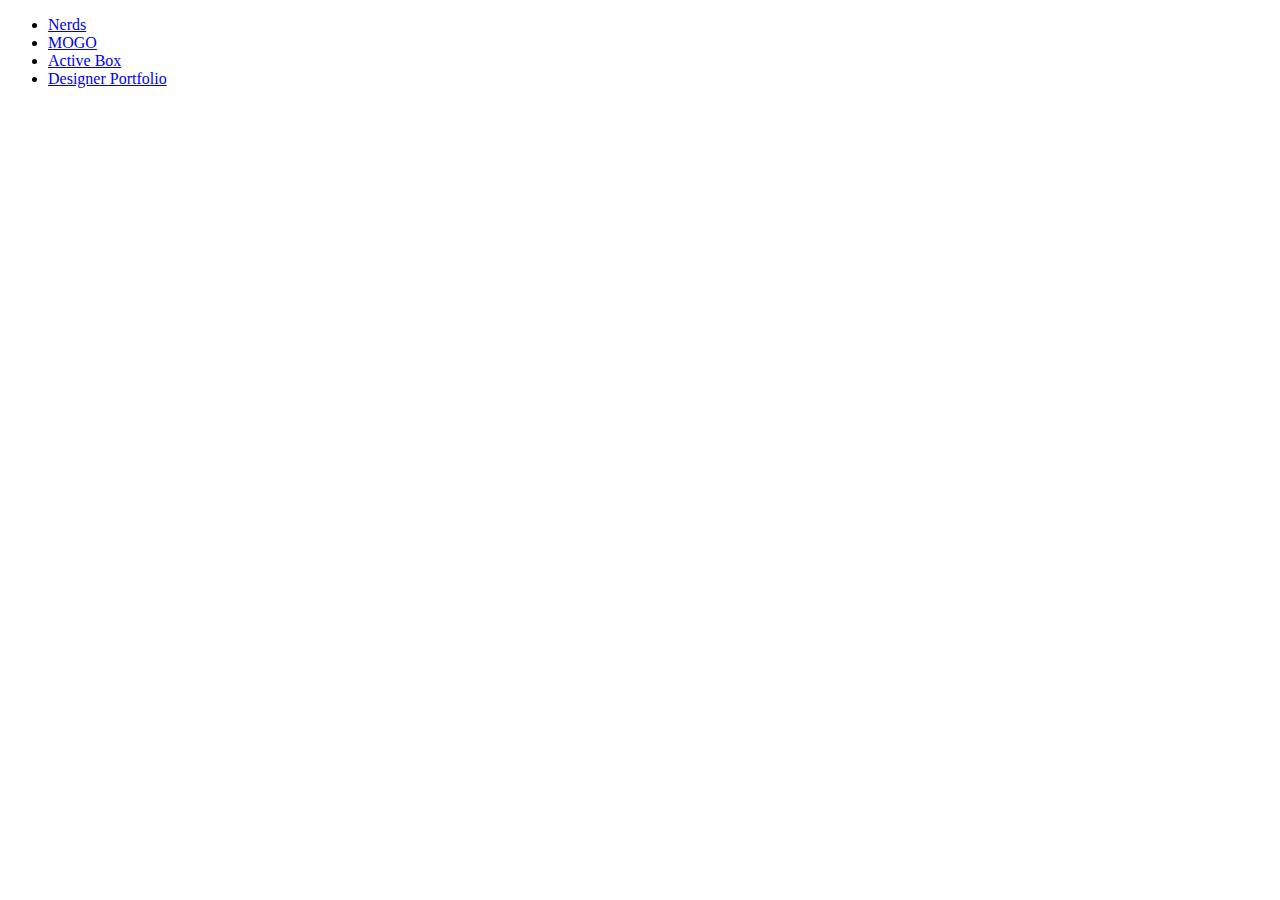
<file: index.html>
<!DOCTYPE html>
<html lang="en">
  <head>
    <meta charset="UTF-8" />
    <meta name="viewport" content="width=device-width, initial-scale=1.0" />
    <title>Projects</title>
  </head>
  <body>
    <main>
      <ul>
        <li>
          <a href="./projects/nerds/index.html">Nerds</a>
        </li>
        <li>
          <a href="./projects/mogo/index.html">MOGO</a>
        </li>
        <li>
          <a href="./projects/active-box/index.html">Active Box</a>
        </li>
        <li>
          <a href="./projects/designer-portfolio/index.html"
            >Designer Portfolio</a
          >
        </li>
      </ul>
    </main>
  </body>
</html>
</file>
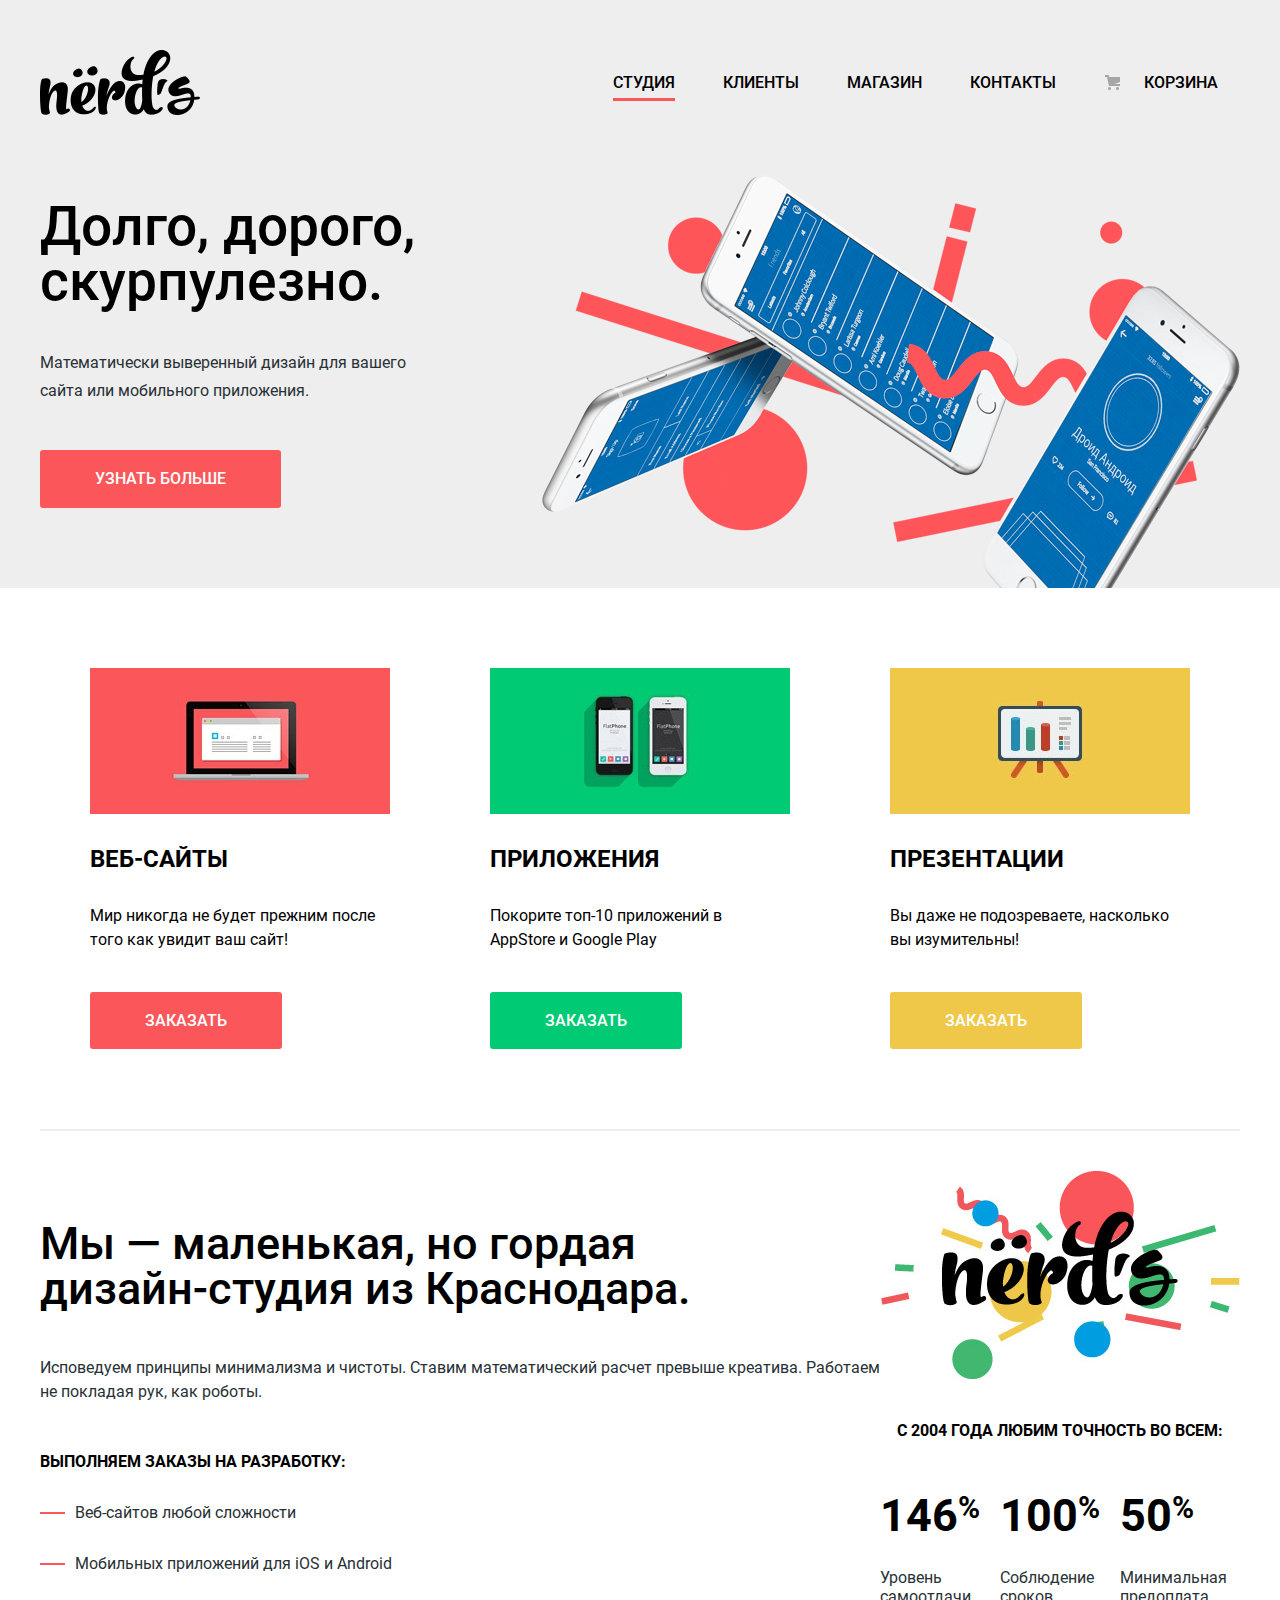
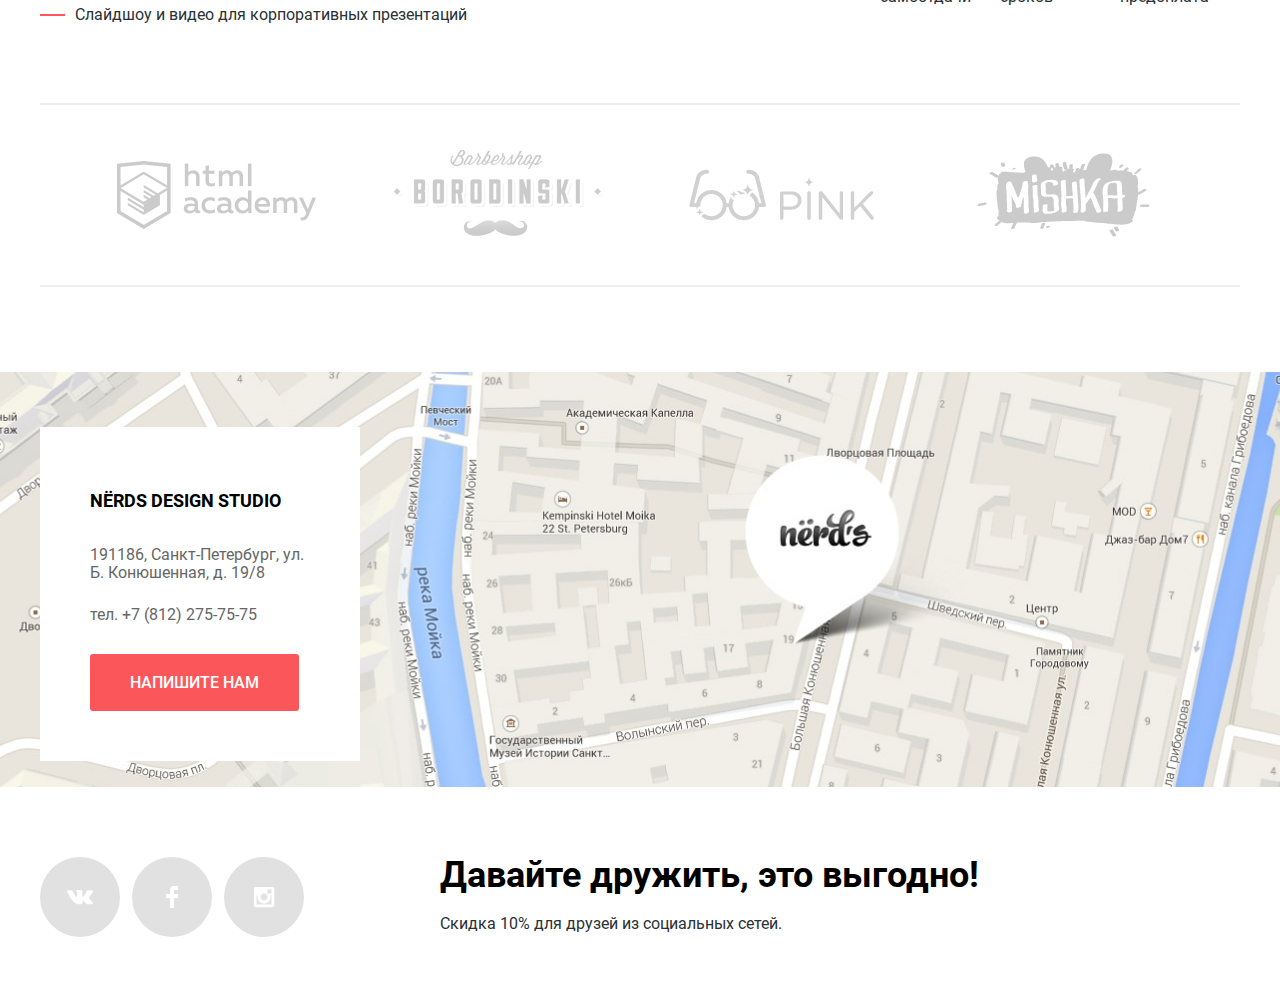
<file: projects/nerds/index.html>
<!DOCTYPE html>
<html lang="ru">
  <head>
    <meta charset="UTF-8" />
    <link rel="stylesheet" href="assets/css/style.min.css" />

    <!-- Useful meta tags -->
    <meta http-equiv="x-ua-compatible" content="ie=edge" />
    <meta
      name="viewport"
      content="width=device-width, initial-scale=1, shrink-to-fit=no"
    />
    <meta name="robots" content="index, follow" />
    <meta name="google" content="notranslate" />
    <meta name="format-detection" content="telephone=no" />
    <meta name="description" content="" />

    <title>Nerds</title>
  </head>
  <body>
    <header class="header">
      <div class="container">
        <div class="header__inner">
          <a href="index.html" class="header__logo">
            <img
              src="assets/images/header-logo.png"
              alt="Neards logo"
              class="header__img"
            />
          </a>
          <nav class="nav">
            <a href="index.html" class="nav__link nav__link--active">Студия</a>
            <a href="#" class="nav__link">Клиенты</a>
            <a href="shop.html" class="nav__link">Магазин</a>
            <a href="#" class="nav__link">Контакты</a>
            <a href="#" class="nav__link nav__link--cart"> Корзина </a>
          </nav>
          <button class="burger" type="button" id="navToggle">
            <span>Открыть навигацию</span>
          </button>
        </div>
      </div>
    </header>

    <!-- Intro -->
    <div class="intro">
      <div class="container">
        <div class="intro__inner">
          <div class="intro__content">
            <h1 class="intro__title">Долго, дорого, скурпулезно.</h1>
            <p class="intro__text">
              Математически выверенный дизайн для вашего сайта или мобильного
              приложения.
            </p>
            <a href="#" class="btn">Узнать больше</a>
          </div>
          <img src="./assets/images/intro-img1.png" alt="" class="intro__img" />
        </div>
      </div>
    </div>

    <!-- Services -->
    <div class="services">
      <div class="container">
        <div class="services__inner">
          <div class="services__item">
            <div class="services__img">
              <img src="assets/images/illustration-1.jpg" alt="" />
            </div>
            <h3 class="services__title">Веб-сайты</h3>
            <div class="services__text">
              Мир никогда не будет прежним после того как увидит ваш сайт!
            </div>
            <a href="#" class="btn">Заказать</a>
          </div>
          <div class="services__item">
            <div class="services__img">
              <img src="assets/images/illustration-2.jpg" alt="" />
            </div>
            <h3 class="services__title">Приложения</h3>
            <div class="services__text">
              Покорите топ-10 приложений в AppStore и Google Play
            </div>
            <a href="#" class="btn btn--green">Заказать</a>
          </div>
          <div class="services__item">
            <div class="services__img">
              <img src="assets/images/illustration-3.jpg" alt="" />
            </div>
            <h3 class="services__title">Презентации</h3>
            <div class="services__text">
              Вы даже не подозреваете, насколько вы изумительны!
            </div>
            <a href="#" class="btn btn--yellow">Заказать</a>
          </div>
        </div>
      </div>
    </div>

    <!-- Studio -->
    <div class="studio">
      <div class="container">
        <div class="studio__inner">
          <div class="studio__content">
            <h2 class="studio__title">
              Мы — маленькая, но гордая дизайн-студия из Краснодара.
            </h2>
            <div class="studio__subtitle">
              Исповедуем принципы минимализма и чистоты. Ставим математический
              расчет превыше креатива. Работаем не покладая рук, как роботы.
            </div>
            <h3 class="studio__list-title">Выполняем заказы на разработку:</h3>
            <ul class="studio__list">
              <li class="studio__list-item">Веб-сайтов любой сложности</li>
              <li class="studio__list-item">
                Мобильных приложений для iOS и Android
              </li>
              <li class="studio__list-item">
                Слайдшоу и видео для корпоративных презентаций
              </li>
            </ul>
          </div>
          <div class="studio__info">
            <div class="studio__img">
              <img src="assets/images/studio-img.png" alt="" />
            </div>
            <h3 class="studio__info-title">
              с 2004 года Любим точность во всем:
            </h3>
            <div class="studio__numbers">
              <div class="studio__numbers-item">
                <div class="studio__number">146<span>%</span></div>
                <div class="studio__numbers-text">Уровень самоотдачи</div>
              </div>
              <div class="studio__numbers-item">
                <div class="studio__number">100<span>%</span></div>
                <div class="studio__numbers-text">Соблюдение сроков</div>
              </div>
              <div class="studio__numbers-item">
                <div class="studio__number">50<span>%</span></div>
                <div class="studio__numbers-text">Минимальная предоплата</div>
              </div>
            </div>
          </div>
        </div>
      </div>
    </div>
    <div class="logos">
      <div class="container">
        <div class="logos__inner">
          <a href="#" class="logos__item">
            <img src="assets/images/logo-1.png.png" alt="" />
          </a>
          <a href="#" class="logos__item">
            <img src="assets/images/logo-2.png.png" alt="" />
          </a>
          <a href="#" class="logos__item">
            <img src="assets/images/logo-3.png.png" alt="" />
          </a>
          <a href="#" class="logos__item">
            <img src="assets/images/logo-4.png.png" alt="" />
          </a>
        </div>
      </div>
    </div>

    <div class="contacts">
      <div class="container">
        <div class="contacts__inner">
          <div class="contacts__content">
            <h3 class="contacts__title">NЁRDS DESIGN STUDIO</h3>
            <address class="contacts__address">
              <p>191186, Санкт-Петербург, ул. Б. Конюшенная, д. 19/8</p>
              <p class="contacts__phone">тел. +7 (812) 275-75-75</p>
            </address>
            <a href="#" class="btn btn--address">Напишите нам</a>
          </div>
        </div>
      </div>
    </div>
    <footer class="footer">
      <div class="container">
        <div class="footer__inner">
          <div class="footer__social">
            <div class="social">
              <a href="#" class="social__item" target="_blank">
                <img
                  class="social__icon"
                  src="assets/images/icons/vk-icon.svg"
                  alt="vk"
                />
              </a>
              <a href="#" class="social__item" target="_blank">
                <img
                  class="social__icon"
                  src="assets/images/icons/fb-icon.svg"
                  alt="facebook"
                />
              </a>
              <a href="#" class="social__item" target="_blank">
                <img
                  class="social__icon"
                  src="assets/images/icons/insta-icon.svg"
                  alt="instagram"
                />
              </a>
            </div>
          </div>
          <div class="footer__content">
            <h2 class="footer__title">Давайте дружить, это выгодно!</h2>
            <div class="footer__subtitle">
              Скидка 10% для друзей из социальных сетей.
            </div>
          </div>
        </div>
      </div>
    </footer>

    <script src="assets/js/app.js"></script>
  </body>
</html>
</file>
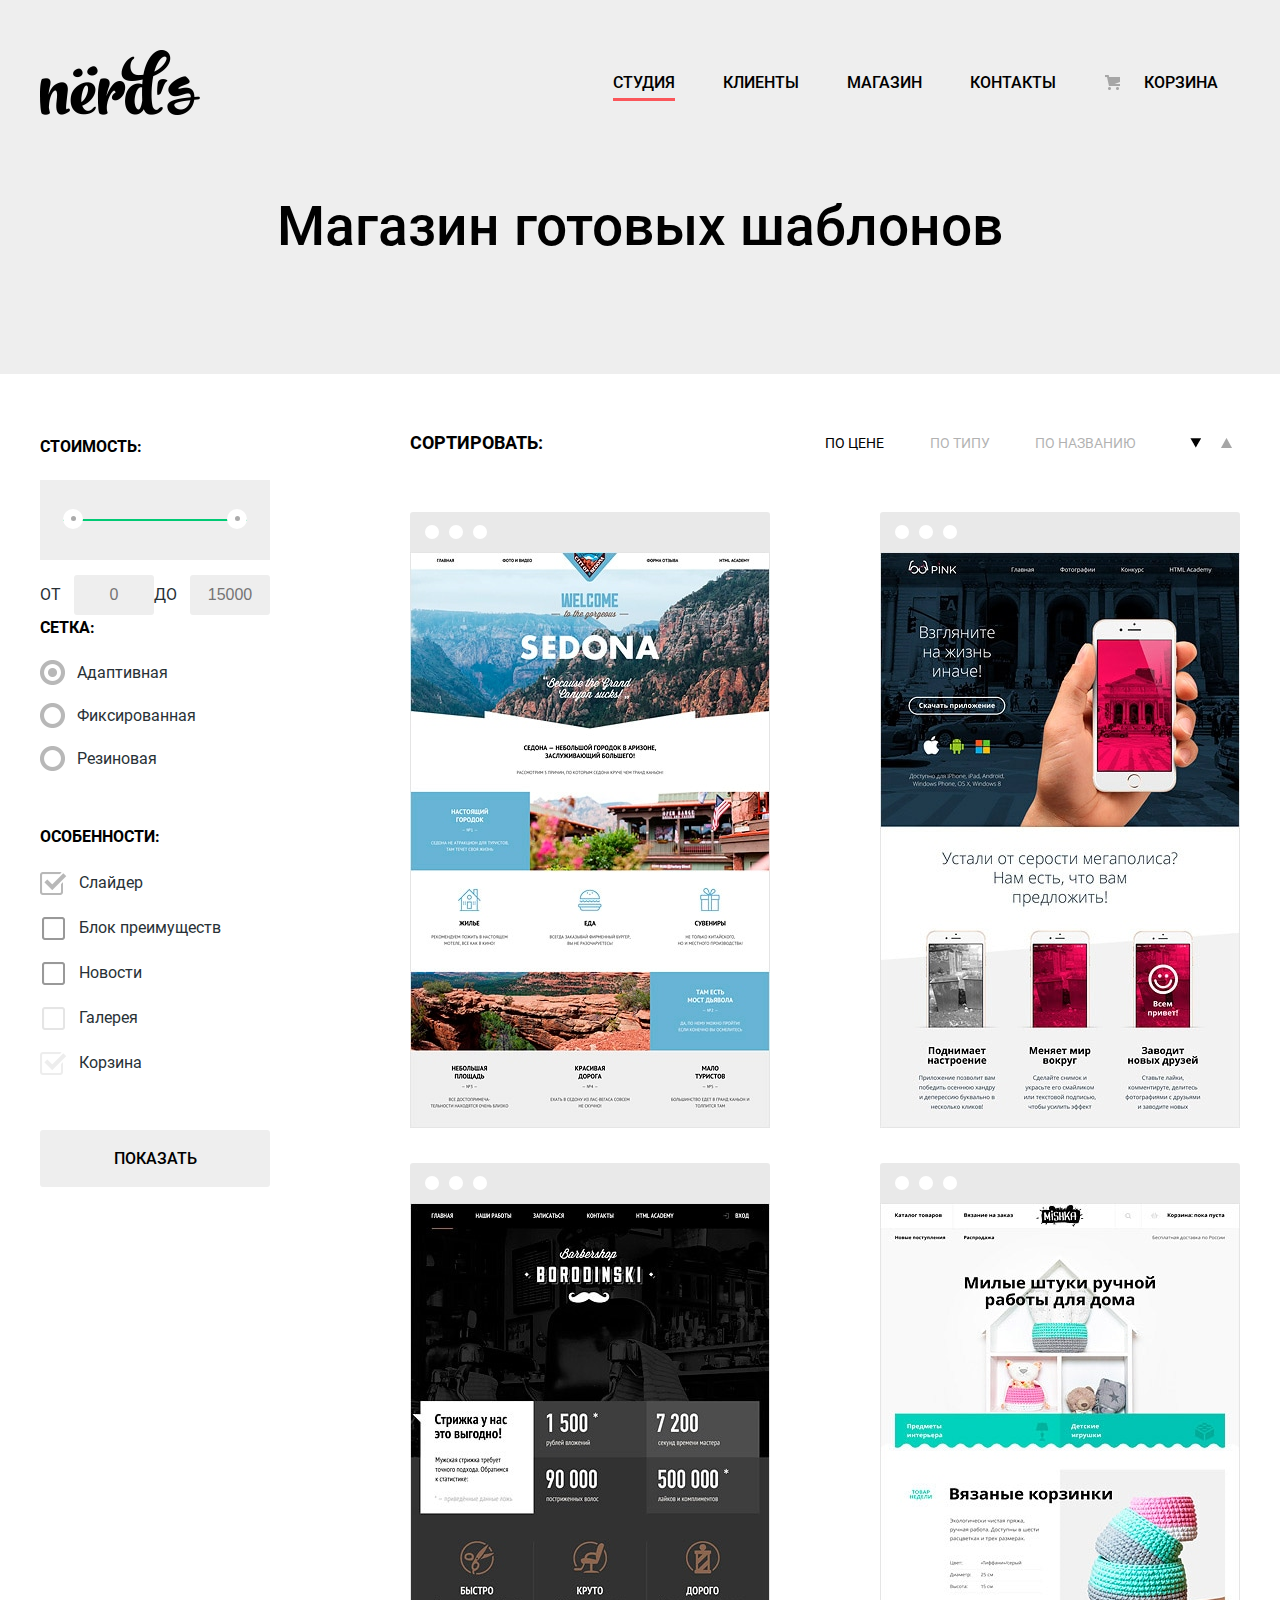
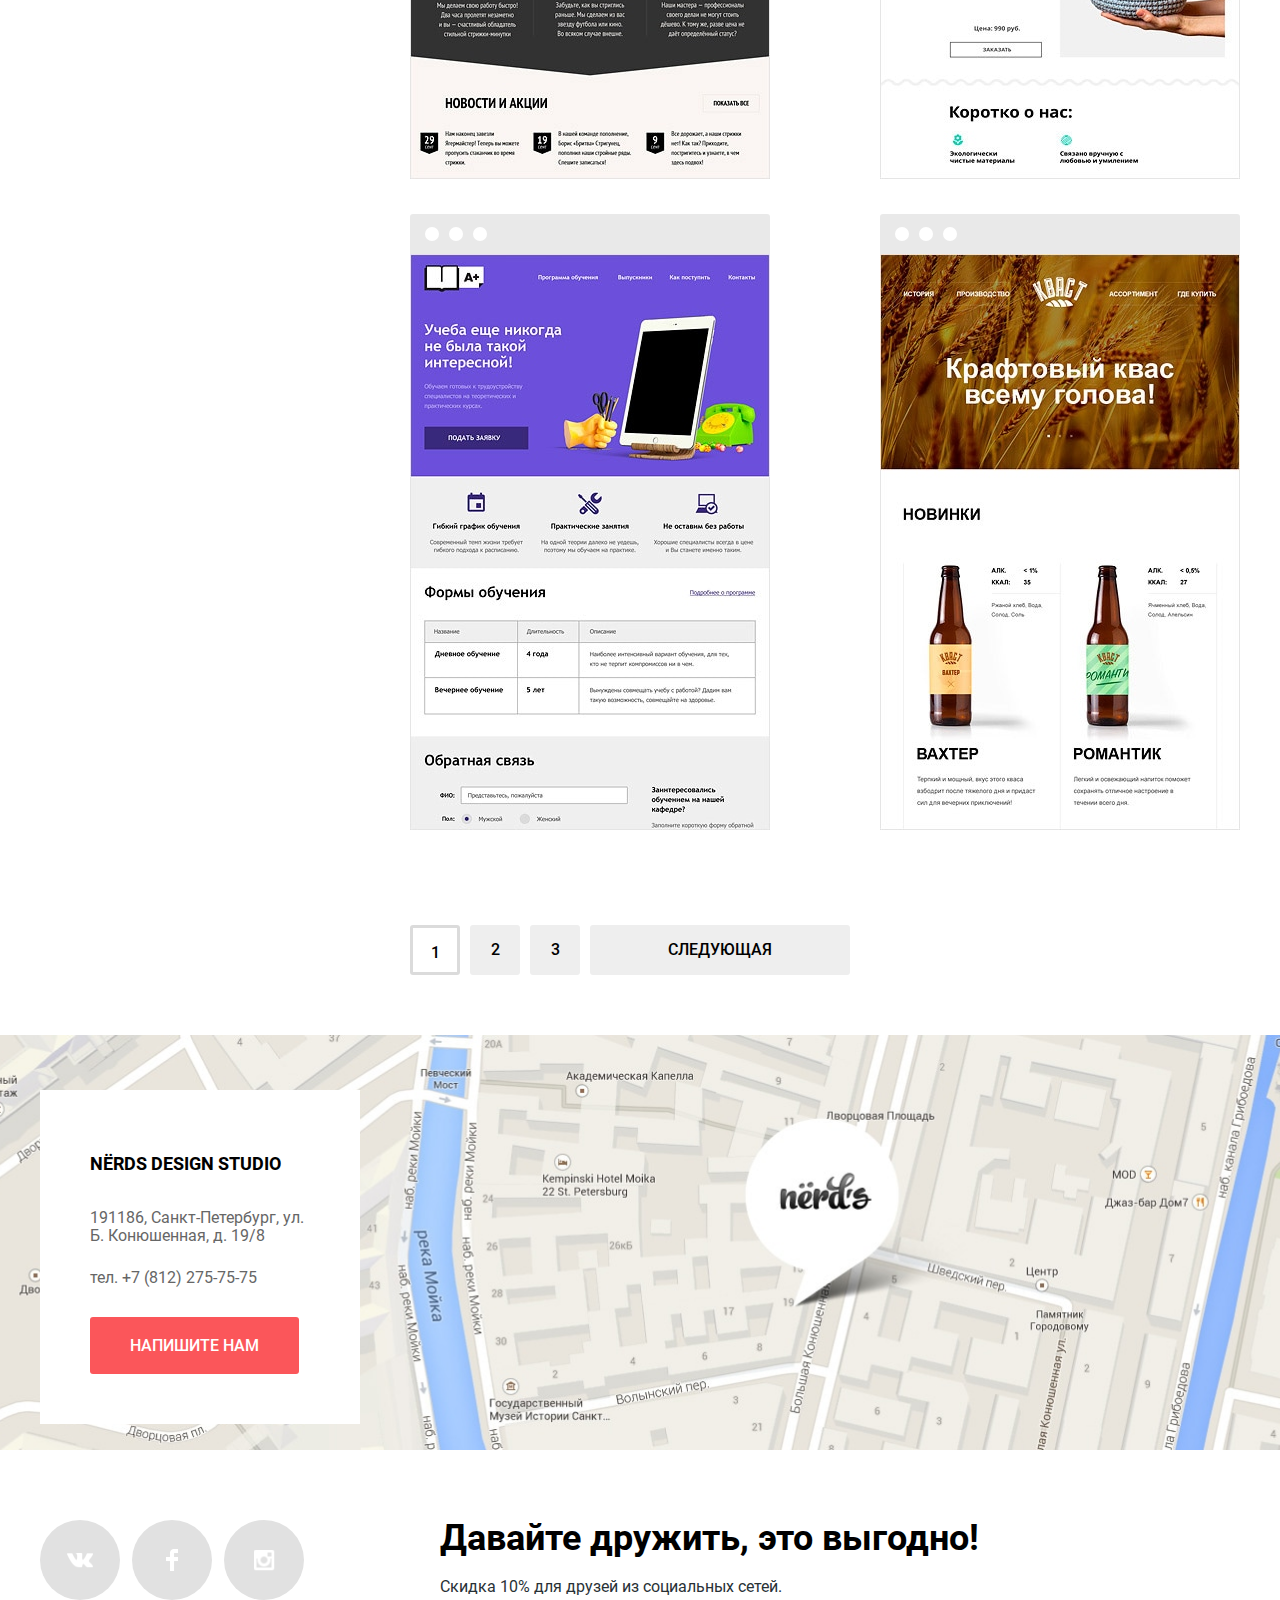
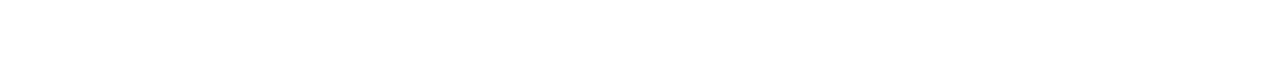
<file: projects/nerds/shop.html>
<!DOCTYPE html>
<html lang="ru">
  <head>
    <meta charset="UTF-8" />
    <link rel="stylesheet" href="assets/css/style.min.css" />

    <!-- Useful meta tags -->
    <meta http-equiv="x-ua-compatible" content="ie=edge" />
    <meta
      name="viewport"
      content="width=device-width, initial-scale=1, shrink-to-fit=no"
    />
    <meta name="robots" content="index, follow" />
    <meta name="google" content="notranslate" />
    <meta name="format-detection" content="telephone=no" />
    <meta name="description" content="" />

    <title>Shop</title>
  </head>
  <body>
    <header class="header">
      <div class="container">
        <div class="header__inner">
          <a href="index.html" class="header__logo">
            <img
              src="assets/images/header-logo.png"
              alt="Neards logo"
              class="header__img"
            />
          </a>
          <nav class="nav">
            <a href="index.html" class="nav__link nav__link--active">Студия</a>
            <a href="#" class="nav__link">Клиенты</a>
            <a href="shop.html" class="nav__link">Магазин</a>
            <a href="#" class="nav__link">Контакты</a>
            <a href="#" class="nav__link nav__link--cart"> Корзина </a>
          </nav>
          <button class="burger" type="button" id="navToggle">
            <span>Открыть навигацию</span>
          </button>
        </div>
      </div>
    </header>

    <div class="intro intro--shop">
      <div class="container">
        <div class="intro__inner">
          <h1 class="intro__title intro__title--shop">
            Магазин готовых шаблонов
          </h1>
        </div>
      </div>
    </div>
    <div class="shop">
      <div class="container">
        <div class="shop__inner">
          <aside class="sidebar">
            <div class="sidebar__price">
              <h3 class="sidebar__title">Стоимость:</h3>
              <div class="rangeslider">
                <div class="rangeslider__line">
                  <div class="rangeslider__circle rangeslider__circle--left">
                    <div class="rangeslider__point"></div>
                  </div>
                  <div class="rangeslider__circle rangeslider__circle--right">
                    <div class="rangeslider__point"></div>
                  </div>
                </div>
              </div>
              <div class="sidebar__price-inputs">
                <label class="sidebar__price-label">
                  <span>От</span>
                  <input
                    type="number"
                    id="input-1"
                    class="sidebar__price-input"
                    min="0"
                    max="50000"
                    placeholder="0"
                  />
                </label>
                <label class="sidebar__price-label">
                  <span>До</span>
                  <input
                    type="number"
                    id="input-2"
                    class="sidebar__price-input"
                    min="0"
                    max="50000"
                    placeholder="15000"
                  />
                </label>
              </div>
            </div>
            <div class="sidebar__grid">
              <h3 class="sidebar__title">Сетка:</h3>
              <div class="sidebar__grid-item">
                <input
                  class="sidebar__radio"
                  type="radio"
                  id="gridChoice1"
                  name="grid"
                  value="Адаптивная"
                  checked
                />
                <label for="gridChoice1">Адаптивная</label>
              </div>
              <div class="sidebar__grid-item">
                <input
                  class="sidebar__radio"
                  type="radio"
                  id="gridChoice2"
                  name="grid"
                  value="Адаптивная"
                />
                <label for="gridChoice2">Фиксированная</label>
              </div>
              <div class="sidebar__grid-item">
                <input
                  class="sidebar__radio"
                  t
                  type="radio"
                  id="gridChoice3"
                  name="grid"
                  value="Адаптивная"
                />
                <label for="gridChoice3">Резиновая</label>
              </div>
            </div>
            <div class="sidebar__options">
              <h3 class="sidebar__title">Особенности:</h3>
              <div class="sidebar__options-item">
                <input
                  class="sidebar__checkbox"
                  type="checkbox"
                  id="options1"
                  checked
                  name="options"
                  value="Адаптивная"
                />
                <label for="options1">Слайдер</label>
              </div>
              <div class="sidebar__options-item">
                <input
                  class="sidebar__checkbox"
                  type="checkbox"
                  id="options2"
                  name="options"
                  value="Адаптивная"
                />
                <label for="options2">Блок преимуществ</label>
              </div>
              <div class="sidebar__options-item">
                <input
                  class="sidebar__checkbox"
                  type="checkbox"
                  id="options3"
                  name="options"
                  value="Адаптивная"
                />
                <label for="options3">Новости</label>
              </div>
              <div class="sidebar__options-item">
                <input
                  class="sidebar__checkbox"
                  type="checkbox"
                  id="options4"
                  disabled
                  name="options"
                  value="Адаптивная"
                />
                <label for="options4">Галерея</label>
              </div>
              <div class="sidebar__options-item">
                <input
                  class="sidebar__checkbox"
                  type="checkbox"
                  id="options5"
                  disabled
                  checked
                  name="options"
                  value="Адаптивная"
                />
                <label for="options5">Корзина</label>
              </div>
            </div>
            <a href="#" class="btn btn--gray">Показать</a>
          </aside>
          <div class="catalog">
            <div class="catalog__header">
              <div class="catalog__header-title">Сортировать:</div>
              <div class="catalog__filter">
                <div class="catalog__filter-item catalog__filter-item--active">
                  По цене
                </div>
                <div class="catalog__filter-item">По типу</div>
                <div class="catalog__filter-item">По названию</div>
                <div>
                  <img
                    class="catalog__icon"
                    src="assets/images/icons/icon-down-dir.svg"
                    alt=""
                  />
                  <img
                    class="catalog__icon"
                    src="assets/images/icons/icon-up-dir.svg"
                    alt=""
                  />
                </div>
              </div>
            </div>
            <div class="product">
              <div class="product__item">
                <div class="product__header">
                  <div class="product__circles">
                    <div class="product__circles-item"></div>
                    <div class="product__circles-item"></div>
                    <div class="product__circles-item"></div>
                  </div>
                </div>
                <div class="product__img">
                  <img
                    src="assets/images/catalog/img-sedona.jpg"
                    alt="sedona"
                  />
                </div>
                <div class="product__info">
                  <h3 class="product__title"><a href="#">Sedona</a></h3>
                  <div class="product__descr">
                    Информационый сайт для туристов
                  </div>
                  <a href="#" class="btn btn--product">9 900 руб.</a>
                </div>
              </div>
              <div class="product__item">
                <div class="product__header">
                  <div class="product__circles">
                    <div class="product__circles-item"></div>
                    <div class="product__circles-item"></div>
                    <div class="product__circles-item"></div>
                  </div>
                </div>
                <div class="product__img">
                  <img
                    src="assets/images/catalog/img-pink.jpg.jpg"
                    alt="pink app"
                  />
                </div>
                <div class="product__info">
                  <h3 class="product__title"><a href="#">Pink App</a></h3>
                  <div class="product__descr">
                    Продуктовый лендинг приложения для iOS и Android
                  </div>
                  <a href="#" class="btn btn--product">9 900 руб.</a>
                </div>
              </div>
              <div class="product__item">
                <div class="product__header">
                  <div class="product__circles">
                    <div class="product__circles-item"></div>
                    <div class="product__circles-item"></div>
                    <div class="product__circles-item"></div>
                  </div>
                </div>
                <div class="product__img">
                  <img
                    src="assets/images/catalog/img-barbershop.jpg.jpg"
                    alt="barbershop"
                  />
                </div>
                <div class="product__info">
                  <h3 class="product__title"><a href="#">Barbershop</a></h3>
                  <div class="product__descr">
                    Сайт салона красоты. Для мужчин, да.
                  </div>
                  <a href="#" class="btn btn--product">9 900 руб.</a>
                </div>
              </div>
              <div class="product__item">
                <div class="product__header">
                  <div class="product__circles">
                    <div class="product__circles-item"></div>
                    <div class="product__circles-item"></div>
                    <div class="product__circles-item"></div>
                  </div>
                </div>
                <div class="product__img">
                  <img
                    src="assets/images/catalog/img-mishka.jpg.jpg"
                    alt="mishka"
                  />
                </div>
                <div class="product__info">
                  <h3 class="product__title"><a href="#">MISHKA</a></h3>
                  <div class="product__descr">
                    Интернет-магазин вязаных игрушек
                  </div>
                  <a href="#" class="btn btn--product">9 900 руб.</a>
                </div>
              </div>
              <div class="product__item">
                <div class="product__header">
                  <div class="product__circles">
                    <div class="product__circles-item"></div>
                    <div class="product__circles-item"></div>
                    <div class="product__circles-item"></div>
                  </div>
                </div>
                <div class="product__img">
                  <img
                    src="assets/images/catalog/img-aplus.jpg.jpg"
                    alt="a plus"
                  />
                </div>
                <div class="product__info">
                  <h3 class="product__title"><a href="#">A Plus</a></h3>
                  <div class="product__descr">
                    Лендинг курсов повышения квалификации
                  </div>
                  <a href="#" class="btn btn--product">9 900 руб.</a>
                </div>
              </div>
              <div class="product__item">
                <div class="product__header">
                  <div class="product__circles">
                    <div class="product__circles-item"></div>
                    <div class="product__circles-item"></div>
                    <div class="product__circles-item"></div>
                  </div>
                </div>
                <div class="product__img">
                  <img
                    src="assets/images/catalog/img-kvast.jpg.jpg"
                    alt="kvast"
                  />
                </div>
                <div class="product__info">
                  <h3 class="product__title"><a href="#">КВАСТ</a></h3>
                  <div class="product__descr">
                    Промо-сайт производителя крафтового кваса
                  </div>
                  <a href="#" class="btn btn--product">9 900 руб.</a>
                </div>
              </div>
            </div>
            <ul class="pagination">
              <li class="pagination__item">
                <a href="#" class="pagination__link pagination__link--active"
                  >1</a
                >
              </li>
              <li class="pagination__item">
                <a href="#" class="pagination__link">2</a>
              </li>
              <li class="pagination__item">
                <a href="#" class="pagination__link">3</a>
              </li>
              <li class="pagination__item">
                <a href="#" class="pagination__link pagination__link--next"
                  >Следующая</a
                >
              </li>
              <li class="pagination__item">
                <a
                  href="#"
                  class="pagination__link pagination__link--next-mobile"
                  >></a
                >
              </li>
            </ul>
          </div>
        </div>
      </div>
    </div>

    <div class="contacts">
      <div class="container">
        <div class="contacts__inner">
          <div class="contacts__content">
            <h3 class="contacts__title">NЁRDS DESIGN STUDIO</h3>
            <address class="contacts__address">
              <p>191186, Санкт-Петербург, ул. Б. Конюшенная, д. 19/8</p>
              <p class="contacts__phone">тел. +7 (812) 275-75-75</p>
            </address>
            <a href="#" class="btn btn--address">Напишите нам</a>
          </div>
        </div>
      </div>
    </div>
    <footer class="footer">
      <div class="container">
        <div class="footer__inner">
          <div class="footer__social">
            <div class="social">
              <a href="#" class="social__item" target="_blank">
                <img
                  class="social__icon"
                  src="assets/images/icons/vk-icon.svg"
                  alt="vk"
                />
              </a>
              <a href="#" class="social__item" target="_blank">
                <img
                  class="social__icon"
                  src="assets/images/icons/fb-icon.svg"
                  alt="facebook"
                />
              </a>
              <a href="#" class="social__item" target="_blank">
                <img
                  class="social__icon"
                  src="assets/images/icons/insta-icon.svg"
                  alt="instagram"
                />
              </a>
            </div>
          </div>
          <div class="footer__content">
            <h2 class="footer__title">Давайте дружить, это выгодно!</h2>
            <div class="footer__subtitle">
              Скидка 10% для друзей из социальных сетей.
            </div>
          </div>
        </div>
      </div>
    </footer>

    <script src="assets/js/app.js"></script>
  </body>
</html>
</file>
<file: projects/nerds/assets/css/style.min.css>
a,abbr,acronym,address,applet,article,aside,audio,b,big,blockquote,body,canvas,caption,center,cite,code,dd,del,details,dfn,div,dl,dt,em,embed,fieldset,figcaption,figure,footer,form,h1,h2,h3,h4,h5,h6,header,hgroup,html,i,iframe,img,ins,kbd,label,legend,li,mark,menu,nav,object,ol,output,p,pre,q,ruby,s,samp,section,small,span,strike,strong,sub,summary,sup,table,tbody,td,tfoot,th,thead,time,tr,tt,u,ul,var,video{margin:0;padding:0;border:0;font-size:100%;font:inherit;vertical-align:baseline}:focus{outline:0}article,aside,details,figcaption,figure,footer,header,hgroup,menu,nav,section{display:block}body{line-height:1}ol,ul{list-style:none}blockquote,q{quotes:none}blockquote:after,blockquote:before,q:after,q:before{content:"";content:none}input[type=search]::-webkit-search-cancel-button,input[type=search]::-webkit-search-decoration,input[type=search]::-webkit-search-results-button,input[type=search]::-webkit-search-results-decoration{-webkit-appearance:none;-moz-appearance:none}input[type=search]{-webkit-appearance:none;-moz-appearance:none}audio,canvas,video{display:inline-block;*display:inline;*zoom:1;max-width:100%}audio:not([controls]){display:none;height:0}[hidden]{display:none}html{font-size:100%;-webkit-text-size-adjust:100%;-ms-text-size-adjust:100%}a:focus{outline:thin dotted}a:active,a:hover{outline:0}img{border:0;-ms-interpolation-mode:bicubic}figure,form{margin:0}fieldset{border:1px solid silver;margin:0 2px;padding:.35em .625em .75em}legend{border:0;padding:0;white-space:normal;*margin-left:-7px}button,input,select,textarea{font-size:100%;margin:0;vertical-align:baseline;*vertical-align:middle}button,input{line-height:normal}button,select{text-transform:none}button,html input[type=button],input[type=reset],input[type=submit]{-webkit-appearance:button;cursor:pointer;*overflow:visible}button[disabled],html input[disabled]{cursor:default}input[type=checkbox],input[type=radio]{box-sizing:border-box;padding:0;*height:13px;*width:13px}input[type=search]{-webkit-appearance:textfield;box-sizing:content-box}input[type=search]::-webkit-search-cancel-button,input[type=search]::-webkit-search-decoration{-webkit-appearance:none}button::-moz-focus-inner,input::-moz-focus-inner{border:0;padding:0}textarea{overflow:auto;vertical-align:top}table{border-collapse:collapse;border-spacing:0}button,html,input,select,textarea{color:#222}::selection{background:#b3d4fc;text-shadow:none}img{vertical-align:middle}fieldset{border:0;margin:0;padding:0}textarea{resize:vertical}.chromeframe{margin:.2em 0;background:#ccc;color:#000;padding:.2em 0}@font-face{font-family:Roboto;src:url(../fonts/roboto.woff2) format("woff2"),url(../fonts/roboto.woff1) format("woff");font-style:normal;font-weight:400}@font-face{font-family:Roboto;src:url(../fonts/robotomedium.woff2) format("woff2"),url(../fonts/robotomedium.woff) format("woff");font-style:normal;font-weight:500}@font-face{font-family:Roboto;src:url(../fonts/robotobold.woff2) format("woff2"),url(../fonts/robotobold.woff) format("woff");font-style:normal;font-weight:700}html{font-size:62.5%}body{margin:0;background-color:#fff;font-size:1.6rem;font-weight:400;color:#000;font-family:Roboto,sans-serif}*,:after,:before{box-sizing:border-box}.container{width:100%;max-width:124rem;padding:0 2rem;margin:0 auto}.header{width:100%;padding-top:5rem;background-color:#eee}@media (max-width:990px){.header{padding-top:2.5rem}}.header__inner{display:-ms-flexbox;display:flex;-ms-flex-pack:justify;justify-content:space-between;-ms-flex-align:center;align-items:center;position:relative}.nav{font-size:1.6rem;text-transform:uppercase;font-weight:500}@media (max-width:768px){.nav{display:none}}.nav__link{transition:color .2s linear;display:inline-block;margin:0 2.2rem;position:relative;text-decoration:none;color:#000}.nav__link:hover{color:#fb565a}.nav__link:active{opacity:.3}.nav__link--cart{padding-left:4rem}.nav__link--cart:before{position:absolute;left:0;z-index:1;content:"";width:16px;height:16px;background-image:url(../images/icons/cart-icon.svg);background-repeat:no-repeat;background-position:50%}.nav__link--active:after{content:"";display:block;position:absolute;left:0;bottom:-1rem;z-index:1;width:100%;height:3px;background-color:#fb565a}@media (max-width:990px){.nav__link{font-size:1.4rem;margin:0 1rem}}.intro{background-color:#eee;margin-bottom:8rem}@media (max-width:990px){.intro{margin-bottom:4rem}}.intro--shop{margin-bottom:6rem}@media (max-width:565px){.intro--shop{margin-bottom:3rem}}.intro__inner{padding-top:8.4rem;padding-bottom:8rem;position:relative}@media (max-width:990px){.intro__inner{padding-bottom:4rem;padding-top:4rem}}.intro__content{width:50%}@media (max-width:768px){.intro__content{width:100%}}.intro__title{margin-bottom:4rem;font-size:5.5rem;font-weight:500}.intro__title--shop{text-align:center}@media (max-width:1230px){.intro__title{font-size:5rem}}@media (max-width:990px){.intro__title{font-size:4rem}}@media (max-width:565px){.intro__title{font-size:3rem;text-align:center;margin-bottom:3rem}}.intro__text{margin-bottom:4.5rem;max-width:37rem;font-size:1.6rem;font-weight:400;line-height:1.75;color:#283136}@media (max-width:565px){.intro__text{font-size:1.5rem;text-align:center;margin-bottom:2.5rem;line-height:1.1}}.intro__img{position:absolute;bottom:0;right:0;z-index:1}@media (max-width:1230px){.intro__img{width:60rem}}@media (max-width:990px){.intro__img{width:40rem}}@media (max-width:768px){.intro__img{display:none}}.btn{display:inline-block;vertical-align:top;text-decoration:none;padding:2rem 5.5rem;font-size:1.6rem;font-weight:500;line-height:1.1;color:#fff;text-align:center;background-color:#fb565a;text-transform:uppercase;border-radius:3px;transition:background .2s linear}.btn:hover{background-color:#e74246}.btn:active{color:hsla(0,0%,100%,.3);background-color:#d7373b;box-shadow:inset 0 3px #c13135}@media (max-width:990px){.btn{padding-left:3rem;padding-right:3rem;font-size:1.5rem}}@media (max-width:768px){.btn{display:block;margin:0 auto;max-width:32rem;font-size:1.4rem;padding:1.5rem 2rem}}.btn--green{background-color:#00ca74}.btn--green:hover{background-color:#00bc6c}.btn--green:active{color:hsla(0,0%,100%,.3);background-color:#00aa62;box-shadow:inset 0 3px #009958}.btn--yellow{background-color:#efc84a}.btn--yellow:hover{background-color:#eab534}.btn--yellow:active{color:hsla(0,0%,100%,.3);background-color:#e5a722;box-shadow:inset 0 3px #ce961f}.btn--gray{background-color:#eee;color:#000;width:100%;text-align:center}.btn--gray:hover{background-color:#dfdfdf}.btn--gray:active{color:rgba(0,0,0,.3);background-color:#d5d5d5;box-shadow:inset 0 3px #bfbfbf}.btn--address{padding-left:4rem;padding-right:4rem}.btn--product{width:20rem;margin:0 auto}@media (max-width:990px){.btn--product{width:18rem}}.services__inner{display:-ms-flexbox;display:flex;border-bottom:2px solid #eee;padding-bottom:8rem;-ms-flex-wrap:wrap;flex-wrap:wrap}@media (max-width:990px){.services__inner{padding-bottom:4rem}}@media (max-width:768px){.services__inner{padding-bottom:2rem}}.services__item{width:33.3333%;padding:0 5rem}@media (max-width:990px){.services__item{padding:0 2.5rem}}@media (max-width:768px){.services__item{width:50%;margin-bottom:3rem}}@media (max-width:565px){.services__item{width:100%}}.services__img{margin-bottom:3rem}@media (max-width:990px){.services__img{margin-bottom:2rem}}.services__img img{display:block;width:100%;height:auto}.services__title{margin-bottom:3rem;font-size:2.4rem;font-weight:700;text-transform:uppercase;line-height:1.25}@media (max-width:990px){.services__title{font-size:2rem;margin-bottom:2rem}}.services__text{margin-bottom:4rem;font-size:1.6rem;font-weight:400;line-height:1.5}@media (max-width:990px){.services__text{margin-bottom:2rem}}.studio__inner{display:-ms-flexbox;display:flex;-ms-flex-wrap:wrap;flex-wrap:wrap;padding-bottom:8rem;border-bottom:2px solid #eee}@media (max-width:990px){.studio__inner{padding-bottom:4rem}}.studio__content{width:70%;padding-top:9rem}@media (max-width:990px){.studio__content{padding-top:4rem}}@media (max-width:768px){.studio__content{width:100%}}.studio__info{width:30%;padding-top:4rem}@media (max-width:768px){.studio__info{width:100%}}.studio__info-title{margin-bottom:5rem;font-size:1.6rem;font-weight:700;line-height:1.5;color:#000;text-transform:uppercase;text-align:center}@media (max-width:990px){.studio__info-title{margin-bottom:2.5rem}}.studio__title{margin-bottom:4.5rem;max-width:66rem;font-size:4.5rem;font-weight:500;line-height:1;color:#000}@media (max-width:990px){.studio__title{font-size:3rem;margin-bottom:3rem}}.studio__subtitle{margin-bottom:5rem;font-size:1.6rem;font-weight:400;color:#283136;line-height:1.5}@media (max-width:990px){.studio__subtitle{font-size:1.5rem;margin-bottom:2.5rem}}.studio__list-title{margin-bottom:3.5rem;font-size:1.6rem;font-weight:700;text-transform:uppercase;color:#000}@media (max-width:990px){.studio__list-title{margin-bottom:2.5rem}}.studio__list-item{margin-bottom:3.5rem;padding-left:3.5rem;position:relative;font-size:1.6rem;font-weight:400;color:#283136}@media (max-width:990px){.studio__list-item{margin-bottom:2.5rem}}.studio__list-item:after{content:"";background-color:#fb565a;height:2px;width:25px;position:absolute;left:0;top:50%;z-index:1;transform:translateY(-50%)}.studio__list-item:last-child{margin-bottom:0}.studio__img{margin-bottom:4rem}@media (max-width:990px){.studio__img{margin-bottom:2rem}}@media (max-width:768px){.studio__img{width:30rem;margin:0 auto;margin-bottom:3rem}}.studio__img img{width:100%;display:block;height:auto}.studio__numbers{display:-ms-flexbox;display:flex}.studio__numbers-item{width:33.3333%;padding-right:2.5rem}@media (max-width:768px){.studio__numbers-item{text-align:center;padding-right:0}}.studio__numbers-text{font-size:1.6rem;font-weight:400;color:#283136;line-height:1.2}@media (max-width:1230px){.studio__numbers-text{font-size:1.4rem}}@media (max-width:990px){.studio__numbers-text{font-size:1.2rem}}.studio__number{margin-bottom:3rem;font-size:4.5rem;font-weight:700;color:#000}@media (max-width:1230px){.studio__number{font-size:3.5rem;margin-bottom:1.5rem}}@media (max-width:990px){.studio__number{font-size:2.5rem}}.studio__number span{vertical-align:top;font-size:3rem}@media (max-width:990px){.studio__number span{font-size:1.5rem}}.logos{margin-bottom:8.5rem}.logos__inner{display:-ms-flexbox;display:flex;-ms-flex-wrap:wrap;flex-wrap:wrap;-ms-flex-align:center;align-items:center;padding:4.5rem 3.5rem;border-bottom:2px solid #eee}@media (max-width:565px){.logos__inner{padding:3.5rem 2.5rem}}.logos__item{width:25%;text-align:center;opacity:.2;transition:opacity .2s linear}@media (max-width:990px){.logos__item{width:50%;margin:1rem 0}}@media (max-width:565px){.logos__item{width:100%;margin-bottom:4rem}}.logos__item:hover{opacity:1}.logos__item:active{opacity:.1}.sidebar{width:26rem}@media (max-width:990px){.sidebar{width:20rem}}@media (max-width:768px){.sidebar{display:none}}.sidebar__title{display:block;margin-bottom:2rem;font-size:1.6rem;font-weight:700;color:#000;line-height:1.6;text-transform:uppercase}.sidebar__price-inputs{display:-ms-flexbox;display:flex;-ms-flex-pack:justify;justify-content:space-between}@media (max-width:990px){.sidebar__price-inputs{width:100%}}.sidebar__price-inputs input::-webkit-inner-spin-button,.sidebar__price-inputs input::-webkit-outer-spin-button{-webkit-appearance:none;margin:0}.sidebar__price-inputs input[type=number]{-moz-appearance:textfield}.sidebar__price-label{display:-ms-flexbox;display:flex;-ms-flex-align:center;align-items:center;font-size:1.6rem;font-weight:400;color:#283136;line-height:1.25;text-transform:uppercase}.sidebar__price-input{border:0;background-color:#eee;width:8rem;height:4rem;margin-left:1.3rem;text-align:center;border-radius:3px;padding-left:1rem;padding-right:1rem}.sidebar__options{margin-bottom:5rem}.sidebar__options-item{margin-bottom:1.5rem}.sidebar__options-item:last-child{margin-bottom:0}.sidebar__grid{margin-bottom:5rem}.sidebar__grid-item{margin-bottom:1.5rem}.sidebar__grid-item:last-child{margin-bottom:0}.sidebar__checkbox{position:absolute;z-index:-1;opacity:0}.sidebar__checkbox+label{display:-ms-inline-flexbox;display:inline-flex;-ms-flex-align:center;align-items:center;-webkit-user-select:none;-ms-user-select:none;user-select:none;font-size:1.6rem;font-weight:400;color:#283136;line-height:1.25}.sidebar__checkbox+label:before{content:"";display:inline-block;width:27px;height:27px;-ms-flex-negative:0;flex-shrink:0;-ms-flex-positive:0;flex-grow:0;background-image:url(../images/icons/checkbox-off.svg);margin-right:1.2rem;background-repeat:no-repeat;background-position:50%;transition:background .2s linear}.sidebar__checkbox+label:hover:before{background-image:url(../images/icons/checkbox-off-hover.svg)}.sidebar__checkbox:disabled+label:before{background-image:url(../images/icons/checkbox-off-disabled.svg)}.sidebar__checkbox:checked+label:before{background-image:url(../images/icons/checkbox-on.svg)}.sidebar__checkbox:checked+label:hover:before{background-image:url(../images/icons/checkbox-on-hover.svg)}.sidebar__checkbox:checked:disabled+label:before{background-image:url(../images/icons/checkbox-on-disabled.svg)}.sidebar__radio{position:absolute;z-index:-1;opacity:0}.sidebar__radio+label{display:-ms-inline-flexbox;display:inline-flex;-ms-flex-align:center;align-items:center;-webkit-user-select:none;-ms-user-select:none;user-select:none;font-size:1.6rem;font-weight:400;color:#283136;line-height:1.25}.sidebar__radio+label:before{content:"";display:inline-block;width:25px;height:25px;-ms-flex-negative:0;flex-shrink:0;-ms-flex-positive:0;flex-grow:0;margin-right:1.2rem;background-image:url(../images/icons/radio-off.svg);background-repeat:no-repeat;background-position:50%}.sidebar__radio+label:hover:before{background-image:url(../images/icons/radio-off-hover.svg)}.sidebar__radio:disabled+label:before{background-image:url(../images/icons/radio-off-disabled.svg)}.sidebar__radio:checked+label:before{background-image:url(../images/icons/radio-on.svg)}.sidebar__radio:checked+label:hover:before{background-image:url(../images/icons/radio-on-hover.svg)}.catalog{padding-left:14rem;-ms-flex-positive:1;flex-grow:1}@media (max-width:990px){.catalog{padding-left:7rem}}@media (max-width:768px){.catalog{padding:0}}.catalog__header{display:-ms-flexbox;display:flex;-ms-flex-wrap:wrap;flex-wrap:wrap;margin-bottom:6rem}@media (max-width:565px){.catalog__header{margin-bottom:3rem}}.catalog__header-title{width:50%;font-size:1.8rem;font-weight:700;line-height:1;color:#000;text-transform:uppercase}@media (max-width:990px){.catalog__header-title{width:100%;margin-bottom:3rem}}@media (max-width:565px){.catalog__header-title{margin-bottom:1.5rem}}.catalog__icon{margin-left:8px;margin-right:8px}.catalog__filter{width:50%;display:-ms-flexbox;display:flex;-ms-flex-pack:justify;justify-content:space-between}@media (max-width:990px){.catalog__filter{width:100%}}@media (max-width:565px){.catalog__filter{-ms-flex-direction:column;flex-direction:column}}.catalog__filter-item{font-size:1.4rem;font-weight:400;line-height:1.3;color:#000;opacity:.3;text-transform:uppercase;cursor:pointer}.catalog__filter-item:hover{opacity:.6}.catalog__filter-item--active,.catalog__filter-item:active{opacity:1}@media (max-width:565px){.catalog__filter-item{margin-bottom:1.5rem}}.product,.shop__inner{display:-ms-flexbox;display:flex}.product{-ms-flex-pack:justify;justify-content:space-between;-ms-flex-wrap:wrap;flex-wrap:wrap}.product__item{width:48%;max-width:36rem;position:relative;margin-bottom:3.5rem}.product__item:nth-child(odd){margin-right:4rem}@media (max-width:1230px){.product__item:nth-child(odd){margin-right:2rem}}@media (max-width:990px){.product__item:nth-child(odd){margin-right:1.5rem}}@media (max-width:565px){.product__item:nth-child(odd){margin-right:0}}.product__item:hover{box-shadow:0 0 15px 0 rgba(0,0,0,.3)}.product__item:hover .product__info{opacity:1}.product__item:hover .product__header{background-color:#4d4d4d}@media (max-width:565px){.product__item{width:100%}}.product img{display:block;width:100%;height:auto}.product__header{height:4rem;background-color:#e9e9e9;border-top-left-radius:3px;border-top-right-radius:3px;transition:background .2s linear}.product__circles{display:-ms-flexbox;display:flex;-ms-flex-align:center;align-items:center;padding-left:1.5rem;height:100%}.product__circles-item{width:14px;height:14px;border-radius:50%;margin-right:1rem;background-color:#fff}.product__info{width:100%;opacity:0;height:23rem;padding:3.4rem 4rem 4rem;background-color:#eee;transition:opacity .2s linear;position:absolute;left:0;bottom:0;z-index:10;text-align:center}@media (max-width:990px){.product__info{opacity:1;padding:2rem;height:20rem}}@media (max-width:768px){.product__info{height:15rem;padding:1rem}}.product__title{margin-bottom:2.4rem;font-size:1.8rem;font-weight:700;color:#000;text-transform:uppercase;line-height:1.6;cursor:pointer}@media (max-width:990px){.product__title{margin-bottom:1.5rem}}@media (max-width:768px){.product__title{font-size:1.6rem;margin-bottom:1rem}}.product__title:hover{color:#fb565a}.product__title a{text-decoration:none;color:#000;transition:color .2s linear,opacity .2s linear}.product__title a:hover{color:#fb565a}.product__title a:active{opacity:.3}.product__descr{margin-bottom:3rem;color:#666;line-height:1.1}@media (max-width:990px){.product__descr{margin-bottom:1.5rem;font-size:1.4rem}}.pagination{display:-ms-flexbox;display:flex;margin-bottom:6rem;margin-top:6rem}@media (max-width:768px){.pagination{margin-top:3rem}}.pagination__item{margin-right:1rem}.pagination__link{display:block;min-width:5rem;height:5rem;border-radius:3px;background-color:#eee;font-size:1.6rem;font-weight:500;color:#000;text-transform:uppercase;line-height:5rem;text-align:center;text-decoration:none;transition:background .2s linear}.pagination__link:hover{background-color:#dfdfdf;color:rgba(0,0,0,.3)}.pagination__link:active{background-color:#d5d5d5;box-shadow:inset 0 3px #bfbfbf}.pagination__link--active{background-color:#fff;border:3px solid #dbdbdb}.pagination__link--active:active{border:0}.pagination__link--next{width:26rem}@media (max-width:565px){.pagination__link--next{display:none}}.pagination__link--next-mobile{display:none}@media (max-width:768px){.pagination__link--next-mobile{display:block}}.burger{display:none;width:3rem;height:2rem;padding:0;position:absolute;top:50%;right:0;border:0;background:none;font-size:0;color:transparent;transform:translateY(-50%)}@media (max-width:768px){.burger{display:block}}.burger span{top:50%;transform:translateY(-50%);transition:opacity .2s linear}.burger:after,.burger:before,.burger span{display:block;width:100%;height:3px;background-color:#fb565a;position:absolute;left:0}.burger:after,.burger:before{content:"";transition:transform .2s linear}.burger:before{top:0}.burger:after{bottom:0}.showNav .burger span{opacity:0}.showNav .burger:after,.showNav .burger:before{top:50%}.showNav .burger:before{transform:rotate(45deg)}.showNav .burger:after{transform:rotate(-45deg)}.rangeslider{width:100%;height:8rem;background-color:#eee;margin-bottom:1.5rem;display:-ms-flexbox;display:flex;-ms-flex-align:center;align-items:center}.rangeslider__line{cursor:pointer;background-color:#00ca74;height:2px;width:80%;margin:0 auto;position:relative}.rangeslider__circle{cursor:pointer;display:-ms-flexbox;display:flex;-ms-flex-align:center;align-items:center;width:20px;height:20px;border-radius:50%;background-color:#fff;position:absolute;top:0;z-index:1;transform:translateY(-50%)}.rangeslider__circle--left{left:0}.rangeslider__circle--right{right:0}.rangeslider__point{width:5px;height:5px;border-radius:50%;background-color:#ababab;margin:0 auto}.contacts{background:#000 url(../images/map-with-marker.jpg) 50% no-repeat;background-size:cover;height:415px}@media (max-width:565px){.contacts{background:none;height:30rem}}.contacts__inner{position:relative}.contacts__content{padding:6rem 5rem 5rem;background-color:#fff;width:32rem;position:absolute;top:5.5rem;left:0;z-index:10}@media (max-width:768px){.contacts__content{padding:4rem 3rem 3rem}}@media (max-width:565px){.contacts__content{position:static;margin:0 auto;box-shadow:0 0 15px 0 rgba(0,0,0,.3);width:28rem}}.contacts__title{margin-bottom:3rem;font-size:1.8rem;font-weight:700;color:#000;line-height:1.6}.contacts__address{font-size:1.6rem;font-weight:400;color:#666;line-height:1.1}.contacts__phone{margin-top:2.5rem;margin-bottom:3rem}.social{display:-ms-flexbox;display:flex}@media (max-width:768px){.social{-ms-flex-pack:center;justify-content:center}}.social__item{position:relative;width:80px;height:80px;margin-right:1.2rem;background-color:#e1e1e1;border-radius:50%;transition:background .2s linear}@media (max-width:768px){.social__item{margin:0 2rem}}@media (max-width:565px){.social__item{width:50px;height:50px}}.social__item:hover{background-color:#fb565a}.social__item:active{background-color:#d7373b}.social__icon{position:absolute;top:50%;left:50%;z-index:1;transform:translate3d(-50%,-50%,0)}.footer{padding:7rem 0}@media (max-width:990px){.footer{padding:5rem 0}}.footer__inner{display:-ms-flexbox;display:flex;-ms-flex-wrap:wrap;flex-wrap:wrap}@media (max-width:768px){.footer__inner{-ms-flex-pack:center;justify-content:center}}.footer__social{width:33.3333%}@media (max-width:990px){.footer__social{width:40%}}@media (max-width:768px){.footer__social{width:100%;display:block;-ms-flex-order:2;order:2}}@media (max-width:768px){.footer__content{-ms-flex-order:1;order:1;margin-bottom:3rem}}.footer__title{font-size:3.6rem;font-weight:700;line-height:1;color:#000;margin-bottom:2rem}@media (max-width:990px){.footer__title{font-size:3rem}}@media (max-width:768px){.footer__title{text-align:center}}@media (max-width:565px){.footer__title{font-size:2.5rem}}.footer__subtitle{font-size:1.6rem;font-weight:400;line-height:1.4;color:#283136}@media (max-width:768px){.footer__subtitle{text-align:center}}
</file>
